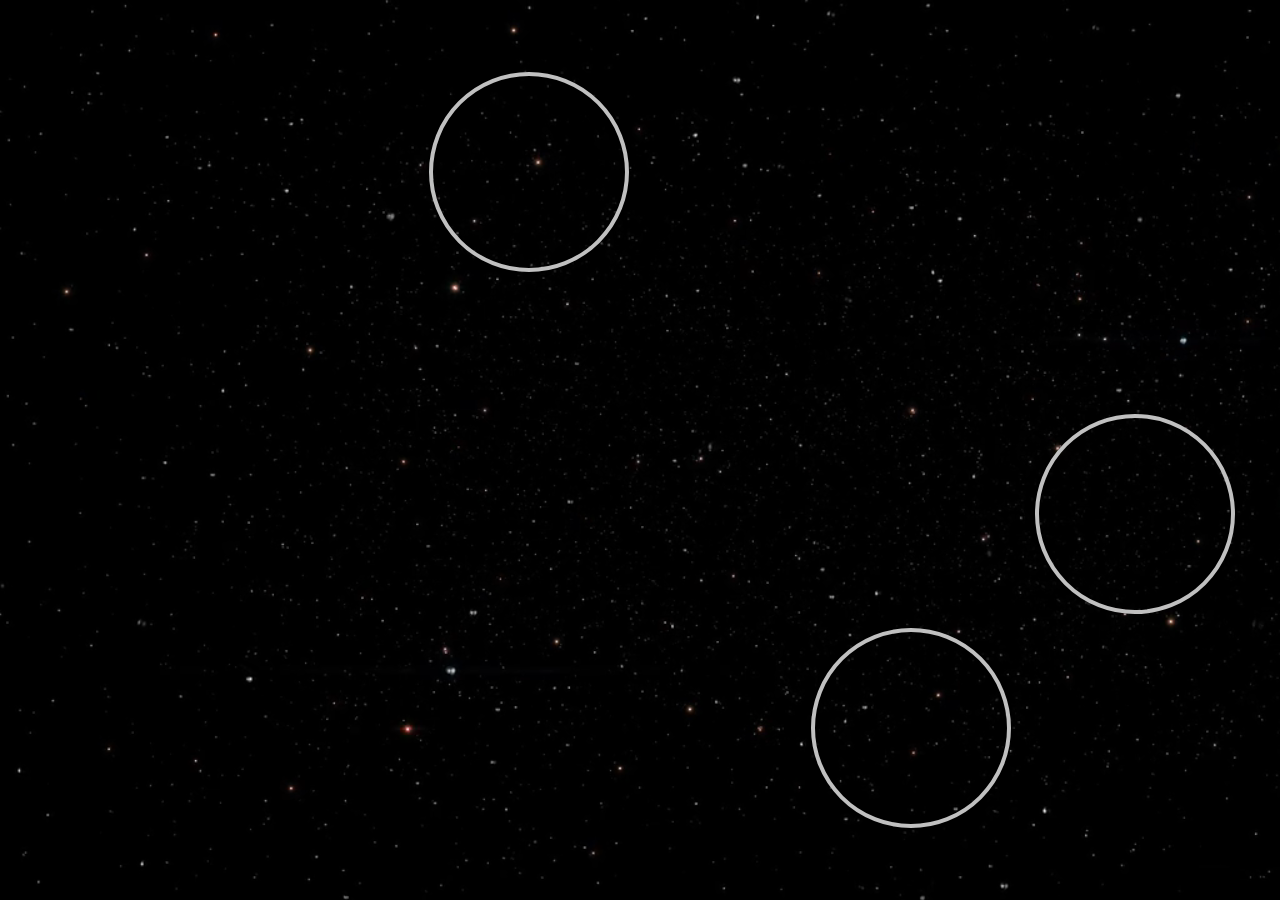
<file: ch1/index.html>
<!DOCTYPE html>
<html>
<head>
    <meta charset="UTF-8">
    <meta name="viewport" content="width=device-width, initial-scale=1.0">
    <meta http-equiv="X-UA-Compatible" content="ie=edge">
    <title>hyojin's Portpolio</title>
    <link rel="stylesheet" href="css/reset.css">
    <link rel="stylesheet" href="css/common.css">
    <script src="js/index.js"></script>
</head>
<body>
<div class="wrap">
    <!-- muted로 음소거를 해주지 않으면 재생이 안됨. -->
    <video autoplay muted loop height="100%">
        <source src="images/bgVideo.mp4">
    </video>
    <!-- header start -->
    <!-- header end -->
    <!-- intro start -->
    <section class="intro"></section>
    <!-- intro end -->
    <!-- protPolio start -->
    <section class="portPolio">
        <a href="#"><div class="p-p-link first-link"></div></a>
        <a href="#"><div class="p-p-link second-link"></div></a>
        <a href="#"><div class="p-p-link third-link"></div></a>
    </section>
    <!-- portpolio end -->
</div>
</body>
</html>
</file>
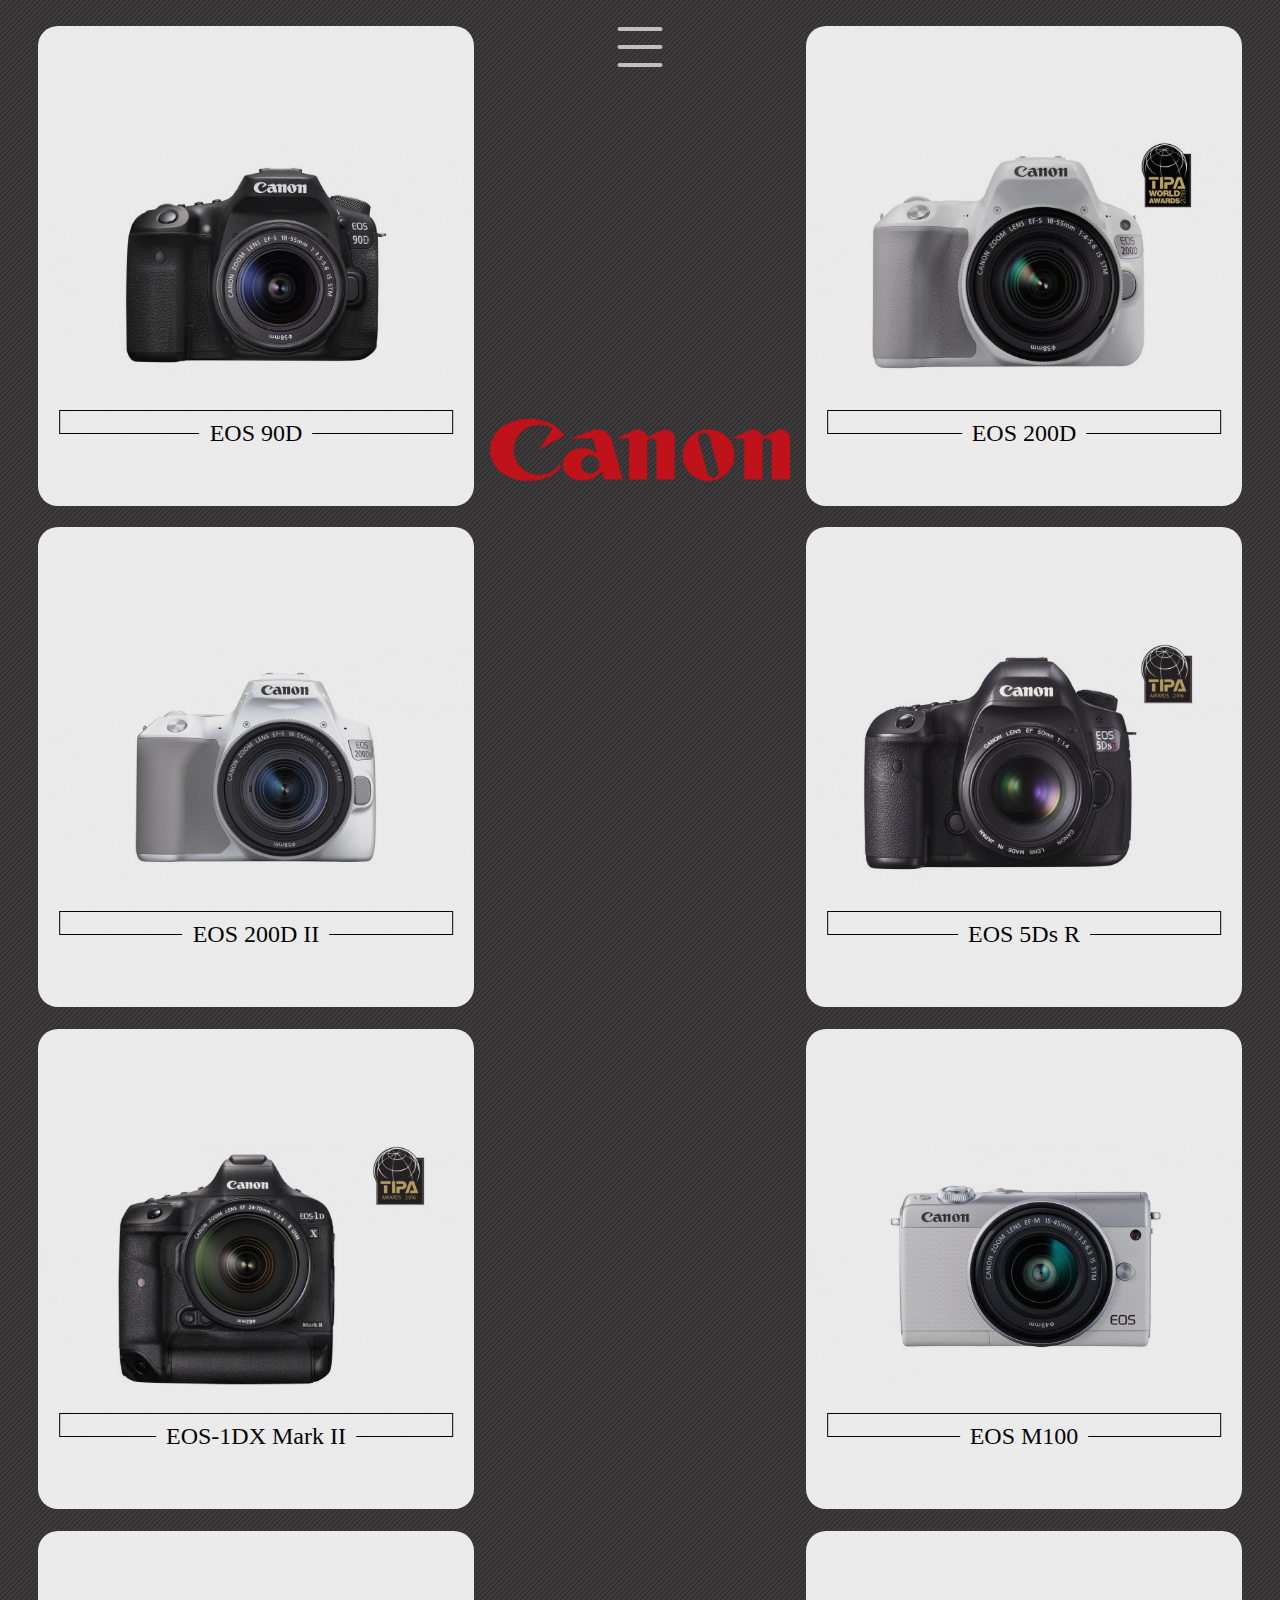
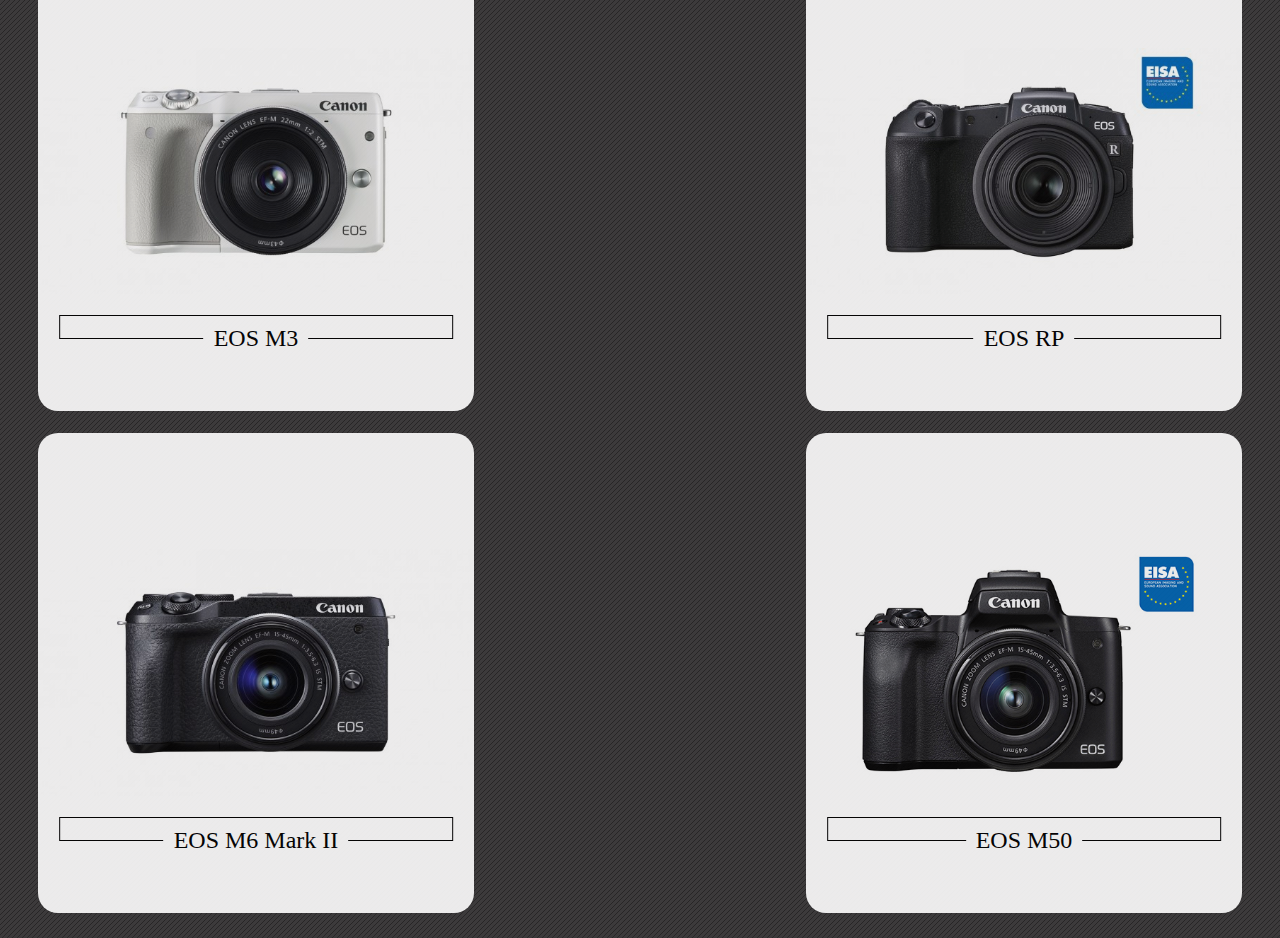
<file: grid-portpolio/index.html>
<!DOCTYPE html>
<html>
<head>
    <meta charset="UTF-8">
    <meta name="viewport" content="width=device-width, initial-scale=1.0">
    <meta http-equiv="X-UA-Compatible" content="ie=edge">
    <title>gridWeb</title>
    <link rel="stylesheet" href="css/common.css">
    <link rel="stylesheet" href="css/reset.css">
</head>
<body>
<div class="wrap">
    <a href="" class="menuBtn">
        <span><i></i></span>
        <span><i></i></span>
        <span><i></i></span>
    </a>
    <div class="centerNavi">
        <div class="logo">
            <img src="images/logo.png" alt="cannon" />
        </div>
    </div>
    <nav class="openMenu">
        <ul class="menuList">
            <li><a href="">HOME</a></li>
            <li><a href="">ABOUT</a></li>
            <li><a href="">NEWS</a></li>
            <li><a href="">PROJECT</a></li>
            <li><a href="">REQUEST</a></li>
        </ul>
        <ul class="snsList">
            <li><a href="https://www.facebook.com/" title="페이스북 바로가기" target="_blank"></a></li>
            <li><a href="https://www.instagram.com" title="인스타그램 바로가기" target="_blank"></a></li>
            <li><a href="https://www.twitter.com" title="트위터 바로가기" target="_blank"></a></li>
        </ul>
    </nav>
    
    <div class="main">
        <div class="left-part">
            <div class="outBox left-box">
                <img src="images/EOS90D.jpg" />
                <div class="contentsBox">
                    <p>출시일 : 2019-09</p>
                    <a href="">제품 보러가기</a>
                    <div class="product">
                        <h2>EOS 90D</h2>
                    </div>
                </div>
            </div>
            <div class="outBox left-box">
                <img src="images/EOS200D2.jpg" />
                <div class="contentsBox">
                    <p>출시일 : 2019-05</p>
                    <a href="">제품 보러가기</a>
                    <div class="product">
                        <h2>EOS 200D II</h2>
                    </div>
                </div>
            </div>
            <div class="outBox left-box">
                <img src="images/EOS1DXMARK2.jpg" />
                <div class="contentsBox">
                    <p>출시일 : 2016-04</p>
                    <a href="">제품 보러가기</a>
                    <div class="product">
                        <h2>EOS-1DX Mark II</h2>
                    </div>
                </div>
            </div>
            <div class="outBox left-box">
                <img src="images/EOSM3.jpg" />
                <div class="contentsBox">
                    <p>출시일 : 2015-04-08</p>
                    <a href="">제품 보러가기</a>
                    <div class="product">
                        <h2>EOS M3</h2>
                    </div>
                </div>
            </div>
            <div class="outBox left-box">
                <img src="images/EOSM6MARK2.jpg" />
                <div class="contentsBox">
                    <p>출시일 : 2019-09</p>
                    <a href="">제품 보러가기</a>
                    <div class="product">
                        <h2>EOS M6 Mark II</h2>
                    </div>
                </div>          
            </div>
        </div>
        <div class="right-part">
            <div class="outBox right-box">
                <img src="images/EOS200D.jpg" />
                <div class="contentsBox">
                    <p>출시일 : 2017-07</p>
                    <a href="">제품 보러가기</a>
                    <div class="product">
                        <h2>EOS 200D</h2>
                    </div>
                </div>
            </div>
            <div class="outBox right-box">
                <img src="images/EOS5DSR.jpg" />
                <div class="contentsBox">
                    <p>출시일 : 2015-06</p>
                    <a href="">제품 보러가기</a>
                    <div class="product">
                        <h2>EOS 5Ds R</h2>
                    </div>
                </div>
            </div>
            <div class="outBox right-box">
                <img src="images/EOSM100.jpg" />
                <div class="contentsBox">
                    <p>출시일 : 2017-10</p>
                    <a href="">제품 보러가기</a>
                    <div class="product">
                        <h2>EOS M100</h2>
                    </div>
                </div>
            </div>
            <div class="outBox right-box">
                <img src="images/EOSRP.jpg" />
                <div class="contentsBox">
                    <p>출시일 : 2019-03</p>
                    <a href="">제품 보러가기</a>
                    <div class="product">
                        <h2>EOS RP</h2>
                    </div>
                </div>
            </div>
            <div class="outBox right-box">
                <img src="images/EOSM50.jpg" />
                <div class="contentsBox">
                    <p>출시일 : 2018-03</p>
                    <a href="">제품 보러가기</a>
                    <div class="product">
                        <h2>EOS M50</h2>
                    </div>
                </div>
            </div>
        </div>  
    </div>
    
</div>
</body>
<script src="js/ui.js"></script>
</html>
</file>
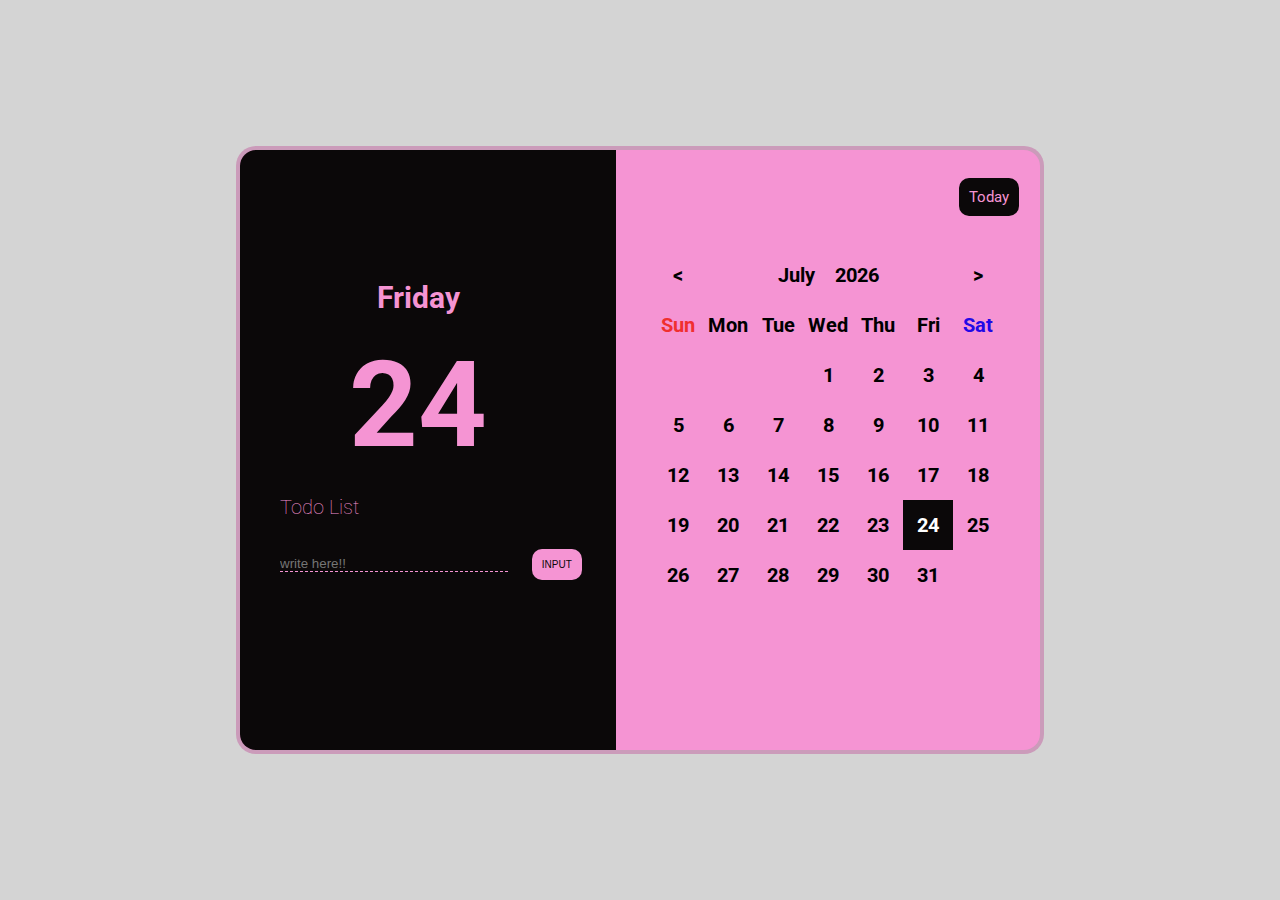
<file: 캘린더/index.html>
<!DOCTYPE html>
<html>
<head>
  <meta charset="UTF-8">
  <meta name="viewport" content="width=device-width">
  <link rel="stylesheet" href="css/common.css">
  <link rel="stylesheet" href="css/reset.css">
  <link href="https://fonts.googleapis.com/css?family=Roboto&display=swap" rel="stylesheet">
  <script src="js/ui.js"></script>
  <title>Vanilla JS TodoList Calendar</title>
</head>
<body>
<div class="main">
    <div class="content-wrap">
        <div class="content-left">
            <div class="main-wrap">
                <div class="main-day"></div>
                <div class="main-date"></div>
            </div>
            <div class="todo-wrap">
                <div class="todo-title">Todo List</div>
                <form class="input-form">
                    <input type="text" placeholder="write here!!" class="input-box"/>
                    <button type="submit" class="input-data">INPUT</button>
                    <ul class="input-list"></ul>
                </form>
            </div>
        </div>
        <div class="content-right">
            <table class="calendar">
                <thead>
                    <tr class="calendar-title">
                        <td><label class="prev">&#60;</label></td>
                        <td align="center" class="current-year-month" colspan="5"></td>
                        <td><label class="next">&#62;</label></td>
                    </tr>
                    <tr>
                        <td align="center" class="sun">Sun</td>
                        <td align="center">Mon</td>
                        <td align="center">Tue</td>
                        <td align="center">Wed</td>
                        <td align="center">Thu</td>
                        <td align="center">Fri</td>
                        <td align="center" class="sat">Sat</td>
                    </tr>
                </thead>
                <tbody class="calendar-body"></tbody>
            </table>
            <a href="" class="today">Today</a>
        </div>
    </div>
</div>
</body>
</html>
</file>
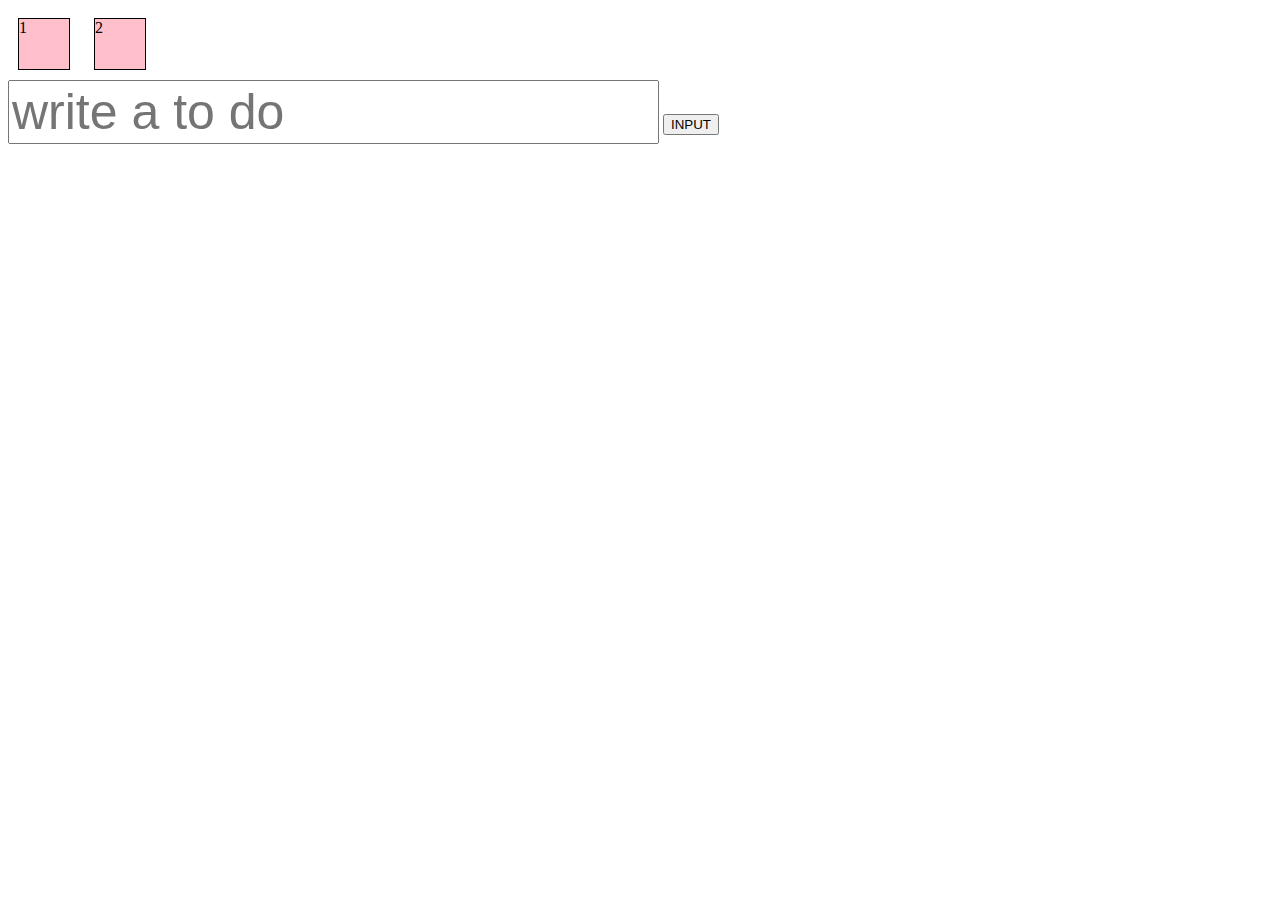
<file: text.html>
<!DOCTYPE html>
<html lang="en">
<head>
    <meta charset="UTF-8">
    <meta name="viewport" content="width=device-width, initial-scale=1.0">
    <meta http-equiv="X-UA-Compatible" content="ie=edge">
    <title>Document</title>
</head>
<style>
.wrap {width: 100%; height: 100%;}
.wrap > div {border:1px solid black; display: inline-block; width: 50px; height: 50px; background-color: pink; margin: 10px;}
.wrap > div > span {display: block; width: 100%; height: 100%;}
input {font-size: 50px;}
</style>
<body>
<section class="wrap">
    <div class="a1">1</div>
    <div class="a2">2</div>
</section>

<form class="toDoForm">
    <input type="text" placeholder="write a to do"/>
    <button type="submit" class="submitBtn">INPUT</button>
</form>
<ul class="toDoList"></ul>
</body>
<script>
    // 새로고침,껏다 켜면 다 지워지고 todolist가 다시 그려짐
const toDoForm = document.querySelector('.toDoForm');
const toDoInput = toDoForm.querySelector('input');
const toDoList = document.querySelector('.toDoList');
const submitBtn = document.querySelector('.submitBtn');
const wrap = document.querySelector('.wrap');
let currentDiv;
let todoList = {}

wrap.addEventListener('click', function(e){
    if(e.target.tagName !== 'DIV') return;
    currentDiv = e.target.className;
    console.log(currentDiv)
    if (todoList[currentDiv]) {
        return;
    } else {
        todoList[currentDiv] = [];
    }
});

submitBtn.addEventListener('click', function(e){
    e.preventDefault();
    todoList[currentDiv].push(toDoInput.value);
    localStorage.setItem(currentDiv, JSON.stringify(todoList[currentDiv]));
});










// let currentDiv;
// let inputValue;
// let aa;
// for(let i = 0; i < divEl.length; i++){
//     divEl[i].addEventListener('click', function(e){
//     console.log(e.target.class)
//     // if(e.target.tagName !== 'SPAN') return;
//     currentDiv = e.target.innerHTML;
//     console.log(currentDiv);
// });
// }
// function k(todoList){
//     return todoList;
// }

// submitBtn.addEventListener('click', submitWork);
// function submitWork(e){
//     e.preventDefault(); 
//     var todoList = []; 
//     inputValue = toDoInput.value;
//     console.log(localStorage.key(currentDiv))
//     if(currentDiv === localStorage.key(currentDiv)){
//         console.log('sss s')
//         todoList.push(inputValue);
//     }else {
//         todoList = [];
//         todoList.push(inputValue);
//     }
//     k(todoList);
    
//     toDoInput.value = '';
//     localStorage.setItem(currentDiv, JSON.stringify(todoList));
// }


</script>
</html>
</file>
<file: ch1/css/common.css>
.wrap {
	position: fixed;
	width: 100%;
	height: 100%;
}
video {
    position : absolute;
	top : 0; 
	left : 0;
	min-width : 100%;
	min-height : 100%;
	width : auto;
	height : auto;
    z-index : -1;
    background-size: cover;
}
.intro {
	float: left;
	width: 30%;
	height: 100%;
}
.portPolio {
	position: relative;
	float: right;
	width: 70%;
	height: 100%;
}
.portPolio > a {display: inline-block;}
.p-p-link {
	position: absolute;
	border: 4px solid silver;
	border-radius: 50%;
	width: 15vw;
	height: 15vw;
	transition: all ease-out 2s;
}
.first-link {top: 8%; left: 5%;}
.second-link {top: 46%; right: 5%;}
.third-link {bottom: 8%; right: 30%;}
.first-link.on {top: 5%;}
.second-link.on {top: 43%;}
.third-link.on {bottom: 5%;}
</file>
<file: grid-portpolio/css/common.css>
/* layout */
.wrap {
    position: relative;
    width: 100%;
    min-height: 800px;
    height: 100%;
}
/* centerNavi part start */
.centerNavi {position: fixed; left: 50%; top: 0; bottom: 0; transform: translateX(-50%); width: 25%;}
.menuBtn, .menuBtn > span {transition: all .4s; box-sizing: border-box;}
.menuBtn {position: fixed; top: 3%; left: 50%; transform: translateX(-50%); width: 45px; height: 40px; z-index: 999; }
.menuBtn span {position: absolute; left: 0; width: 100%; height: 4px; background-color: silver; border-radius: 4px;}
.menuBtn span:nth-child(1) {top:0;}
.menuBtn span:nth-child(2) {top:50%; transform: translateY(-50%)}
.menuBtn span:nth-child(3) {bottom:0;}
.menuBtn.active {transform: rotate(360deg); transform: translateX(-50%); }
.menuBtn.active span:nth-child(1) {transform: translateY(20px) rotate(-45deg);}
.menuBtn.active span:nth-child(2) {transform: translateY(0) rotate(45deg);}
.menuBtn.active span:nth-child(3) {opacity: 0;}
.menuBtn > span > i {
    transition: all ease .7s; 
    display: inline-block;
    overflow: hidden;
    position: absolute;
    top: 0;
    left: 0;
    width: 0; 
    height: 4px; 
    background-color: #ee6b23;
    border-radius: 4px;
}
.menuBtn:hover span > i {width: 100%;}
.logo {
    position: absolute; 
    top: 50%; 
    left: 50%; 
    transform: translate(-50%, -50%); 
    width: 100%; 
    padding: 10px; 
    box-sizing: border-box; 
}
.logo > img {display: block; width: 100%;}
/* centerNavi part end */

/* openNavi start */
.openMenu {display: none;}
.openMenu.active  {
    display: block;
    position: fixed;
    z-index: 100;
    top: 0;
    left: 0;
    width: 100%;
    height: 100%;
    background-color: #1b1a19;
    opacity: 0.8;
}
.openMenu.active .menuList {
    position: absolute;
    top: 50%; 
    left: 50%; 
    transform: translate(-50%,-50%); 
}
.menuList > li {margin-top: 20px;}
.menuList > li > a {display: block; text-align: center; color: #fff; font-size: 40px; font-weight: 600; letter-spacing: 4px;}
.menuList > li > a:hover {color: #ee6b23;}
.openMenu.active .snsList {
    position: absolute;
    bottom: 10%; 
    left: 50%; 
    transform: translateX(-50%); 
    display: flex;
}
.snsList > li {margin: 10px; width: 30px; height: 30px; background-color: #fff; border-radius: 50%}
.snsList > li:nth-child(1) > a {display: block; width: 100%; height: 100%; background: url('../images/facebook.png') no-repeat center center/ 30px 30px;}
.snsList > li:nth-child(2) > a {display: block; width: 100%; height: 100%; background: url('../images/instagram.png') no-repeat 3px 3px/ 25px 25px;}
.snsList > li:nth-child(3) > a {display: block; width: 100%; height: 100%; background: url('../images/twitter.png') no-repeat 3px 2px/ 27px 27px;}
.snsList > li:hover {opacity: 0.7;}
/* openNavi end */

/* contents Box setting */
.main {
    position: absolute;
    top: 0;
    left: 0;
    width: 100%;
    margin-top: 2%;
    display: flex;
    justify-content: space-between;
}
.left-part, .right-part {width: 34%; margin-bottom: 2%;}
.left-part {margin-left: 3%;}
.right-part {margin-right: 3%;}
.outBox {
    position: relative;
    display: flex;
    align-items: center;
    justify-content: center;
    width: 100%; 
    height: 480px;
    box-sizing: border-box;
    background-color: #fff;
    overflow: hidden;
    opacity: 0.9;
    border-radius: 20px;
}
.outBox+.outBox {margin-top: 5%;}
.outBox * {transition: all 0.45s ease-in-out;}
.outBox > img {display: block; width: 100%;}
.contentsBox {
    position: absolute; 
    top: 80%;
    left: 50%;
    bottom: 15%;
    width: 90%; 
    transform: translateX(-50%);
    text-align: center;
    border: 1px solid #000000;
}
.contentsBox > p {
    position: absolute; 
    top: 50%; 
    transform: translateY(-50%); 
    opacity: 0; 
    font-size: 15px; 
    line-height: 20px; 
    width: 100%;
}
.contentsBox > a {
    position: absolute;
    bottom: 15%;
    left: 50%;
    transform: translateX(-50%);
    border: 1px solid black;
    opacity: 0;
    color: black;
    padding: 5px 10px;
    transition: none;
}
.contentsBox > a:hover {color: black; border: 1px solid #7a7979; color: #7a7979;}
.product {position: absolute; bottom: 0; transform: translateY(50%); width: 100%;}
.product > h2 {padding: 0 10px; font-weight: 400; display: inline-block; background-color: #fff;}
.outBox:hover {opacity: 0.8;}
.outBox:hover img {transform: scale(1.1); opacity: 0.25;}
.outBox:hover .contentsBox {top: 7%; bottom: 7%;}
.outBox:hover p {opacity: 1; transition-delay: 0.35s;}
.outBox:hover a {opacity: 1; transition-delay: 0.35s;}

/* 620이하 */
@media screen and (max-width: 620px) {
.menuBtn {position: fixed; top: 2%; left: 3%; transform: translate(0,0); width: 35px; height: 30px; z-index: 999; }
.menuBtn.active {transform: rotate(360deg);top: 0; left: 0; transform: translate(50%,50%); }
.menuBtn.active span:nth-child(1) {transform: translateY(20px) rotate(-45deg);}
.menuBtn.active span:nth-child(2) {transform: translateY(5px) rotate(45deg);}
.menuBtn.active span:nth-child(3) {opacity: 0;}
.centerNavi {position: fixed; left: 50%; top: 0; width: 100px; height: 60px; z-index: 10;}
.main {
    display: flex;
    flex-direction: column;
    width: 100%;
    margin-top: 2%;
}
.left-part, .right-part {width: 100%; margin-bottom: 0; padding: 50px 10px 5%; box-sizing: border-box;}
.left-part {margin-left: 0;}
.right-part {margin-right: 0;}
.outBox {
    position: relative;
    display: flex;
    align-items: center;
    justify-content: center;
    width: 100%;
    height: 300px;
    box-sizing: border-box;
    background-color: #fff;
    overflow: hidden;
    opacity: 0.9;
    border-radius: 20px;
}
.outBox > img {display: block; width: 400px;}
.contentsBox {
    position: absolute; 
    top: 88%;
    left: 50%;
    bottom: 6%;
    width: 90%; 
    transform: translateX(-50%);
    text-align: center;
    border: 1px solid #000000;
}

}

/* 621이상 859이하 */
@media screen and (min-width:421px) and (max-width: 859px) {
.outBox {
    position: relative;
    display: flex;
    align-items: center;
    justify-content: center;
    width: 100%; 
    height: 300px;
    box-sizing: border-box;
    background-color: #fff;
    overflow: hidden;
    opacity: 0.9;
    border-radius: 20px;
}
.product > h2 {padding: 0 10px; font-weight: 400; font-size: 17px; display: inline-block; background-color: #fff;}
.contentsBox > a {
    position: absolute;
    bottom: 15%;
    left: 50%;
    transform: translateX(-50%);
    border: 1px solid black;
    opacity: 0;
    color: black;
    padding: 3px 7px;
    transition: none;
    font-size: 11px;
}
}

/* 860이상 1083이하 */
@media screen and (min-width:860px) and (max-width: 1083px) {
.outBox {
    position: relative;
    display: flex;
    align-items: center;
    justify-content: center;
    width: 100%; 
    height: 400px;
    box-sizing: border-box;
    background-color: #fff;
    overflow: hidden;
    opacity: 0.9;
    border-radius: 20px;
}
}

/* 1084이상 1400이하 */
@media screen and (min-width:1084px) and (max-width: 1400px) {


}
</file>
<file: 캘린더/css/common.css>
.main {width: 100%; display: block; background: #e4e4e4;}
.content-wrap {
    width: 100%;
    margin: 0 auto;
    border: 4px solid rgba(161, 161, 161, 0.5);
    border-radius: 20px;
    overflow: hidden;
    background: #F594D3;
}
.content-left {
    background: #0b0809;
    color: #F594D3;
    float: left;
    width: 100%;
    padding: 30px;
}
.main-wrap {text-align: center; padding: 20px 0 0 0;}
.main-date {font-size: 120px; font-weight: bold; margin: 20px 0;}
.todo-wrap {padding: 0 0 0 40px;}
.todo-title {font-size: 20px; font-weight: 100; margin: 0 0 10px 0;}
.input-box {
    width: 50%;
    height: auto;
    margin-right: 20px;
    background: #0b0809;
    color: #F594D3;
    padding: .8em .5em 0 0;
    border: 0;
    border-bottom: 1px solid #F594D3;
    border-radius: 0;
    outline-style: none;
    -webkit-appearance: none; 
    -moz-appearance: none; 
    appearance: none;
}
.input-data {
    cursor: pointer;
    font-size: 10px;
    padding: 10px;
    margin: 10px 0 10px 0;
    background: #F594D3;
    color: #0b0809;
    border: none;
    border-radius: 10px;
}
.input-data:hover {background: #ffffff; color: #0b0809;}
.input-list {overflow: hidden;}
.input-list > li > span {width: 80%; display: inline-block;}
.input-list > li+li {margin-top: 10px;}
.input-list > .checked {color: #ffffff; text-decoration: line-through;}
.del-data {
    cursor: pointer;
    font-size: 10px;
    background: #ffffff;
    border: none;
    color: red;
    border-radius: 10px;
}
.input-list > li{
    width: 100%;
    font-size: 10px;
    float: left;
    color: #F594D3;
}
.content-right {float: right; width: 90%; padding: 10px; position: relative;}
.sun {color: #f02f2f;}
.sat {color: #2208e7;}
.content-right table tr td {
    width: 40px; 
    height: 40px; 
    text-align: center;
    font-size: 20px;
    font-weight: bold;
    cursor: default;
}
.active {
    background: #0b0809;
    
    color: #ffffff;
}
.today {
    position: absolute;
    top: 3%;
    right: 5%;
    cursor: pointer;
    font-size: 15px;
    padding: 10px;
    margin: 10px 0 10px 0;
    background: #0b0809;
    color: #F594D3;
    border: none;
    border-radius: 10px;
}

@media(min-width: 850px){
.main {
    display: flex;
    align-items: center;
    justify-content: center;
    width: 100vw;
    height: 100vh;
    background: #d4d4d4;
}
.content-wrap {
    width: 800px;
    height: 600px;
    margin: 0 auto;
    border: 4px solid rgba(161, 161, 161, 0.5);
    border-radius: 20px;
    overflow: hidden;
    background: #F594D3;
}
.content-left {
    overflow: scroll;
    box-sizing: border-box;
    background: #0b0809;
    color: #F594D3;
    float: left;
    width: 47%;
    height: 100%;
    padding: 90px 20px 20px 0;
}
.main-wrap {text-align: center; margin: 20px 0 0 0;}
.main-day {font-size: 30px; font-weight: bold;}
.main-date {font-size: 120px; font-weight: bold; margin: 20px 0;}
.todo-wrap {padding: 0 0 0 40px;}
.todo-title {font-size: 20px; font-weight: 100; margin: 0 0 10px 0;}
.input-box {
    width: 70%;
    height: auto;
    background: #0b0809;
    color: #F594D3;
    padding: .8em .5em 0 0;
    border: 0;
    border-bottom: 1px dashed #F594D3;
    border-radius: 0;
    outline-style: none;
    -webkit-appearance: none; 
    -moz-appearance: none; 
    appearance: none;
}
.input-data {
    cursor: pointer;
    font-size: 10px;
    padding: 10px;
    margin: 20px 0 30px 0;
    background: #F594D3;
    border: none;
    color: #0b0809;
    border-radius: 10px;
}
.input-data:hover{
    background: #ffffff;
    color: #0b0809;
}
.input-list {overflow: hidden;}
.input-list > li{
    width: 100%;
    font-size: 10px;
    float: left;
    color: #F594D3;
}
.input-list > li > span {width: 80%; display: inline-block;}
.input-list > li+li {margin-top: 10px;}
.del-data {
    cursor: pointer;
    font-size: 10px;
    background: #ffffff;
    border: none;
    color: red;
    border-radius: 10px;
}
.content-right{
    box-sizing: border-box;
    float: right;
    width: 53%;
    height: 100%;
    padding: 100px 20px 20px 20px;
}
.calendar {margin: 0 auto;}
.sun {color: #f02f2f;}
.sat {color: #2208e7;}
.content-right table tr td {
    width: 50px;
    height: 50px;
    text-align: center;
    font-size: 20px;
    font-weight: bold;
    cursor: default;
}
.active {background: #0b0809;  color: #ffffff;}
}
@media screen and (min-width:421px) and (max-width: 859px) {
.main {
    display: flex;
    align-items: center;
    justify-content: center;
    width: 100vw;
    height: 100vh;
    background: #d4d4d4;
}
.content-wrap {
    position: relative;
    width: 100%;
    height:100%;
    margin: 0 auto;
    border: 4px solid rgba(161, 161, 161, 0.5);
    border-radius: 20px;
    overflow: hidden;
    background: #F594D3;
}
.content-left {
    overflow: scroll;
    box-sizing: border-box;
    background: #0b0809;
    color: #F594D3;
    float: none;
    width: 100%;
    height: 47%;
    padding: 90px 20px 20px 0;
}
.main-wrap {text-align: center; margin: 20px 0 0 0;}
.main-day {font-size: 30px; font-weight: bold;}
.main-date {font-size: 120px; font-weight: bold; margin: 20px 0;}
.todo-wrap {padding: 0 0 0 40px;}
.todo-title {font-size: 20px; font-weight: 100; margin: 0 0 10px 0;}
.input-box {
    width: 70%;
    height: auto;
    background: #0b0809;
    color: #F594D3;
    padding: .8em .5em 0 0;
    border: 0;
    border-bottom: 1px dashed #F594D3;
    border-radius: 0;
    outline-style: none;
    -webkit-appearance: none; 
    -moz-appearance: none; 
    appearance: none;
}
.input-data {
    cursor: pointer;
    font-size: 10px;
    padding: 10px;
    margin: 20px 0 30px 0;
    background: #F594D3;
    border: none;
    color: #0b0809;
    border-radius: 10px;
}
.input-data:hover{
    background: #ffffff;
    color: #0b0809;
}
.input-list {overflow: hidden;}
.input-list > li{
    width: 100%;
    font-size: 10px;
    float: left;
    color: #F594D3;
}
.input-list > li > span {width: 80%; display: inline-block;}
.input-list > li+li {margin-top: 10px;}
.del-data {
    cursor: pointer;
    font-size: 10px;
    background: #ffffff;
    border: none;
    color: red;
    border-radius: 10px;
}
.content-right{
    position: static;
    box-sizing: border-box;
    float: right;
    width: 100%;
    height: 53%;
    padding: 30px;
}
.calendar {margin: 0 auto; width: 100%; height: 100%;}
.sun {color: #f02f2f;}
.sat {color: #2208e7;}
.content-right table tr td {
    width: calc(100% / 7);
    height: calc(100% / 7);
    text-align: center;
    font-size: 30px;
    font-weight: bold;
    cursor: default;
}
.active {background: #0b0809; color: #ffffff;}
.today {
    position: absolute;
    top: 3%;
    right: 5%;
    cursor: pointer;
    font-size: 15px;
    padding: 10px;
    margin: 10px 0 10px 0;
    background: #F594D3;
    color: #0b0809;
    border: none;
    border-radius: 10px;
}
}

@media screen and (max-width: 420px){
.main {
    display: flex;
    align-items: center;
    justify-content: center;
    width: 100vw;
    height: 100vh;
    background: #d4d4d4;
}
.content-wrap {
    position: relative;
    width: 100%;
    height:100%;
    margin: 0 auto;
    border: 4px solid rgba(161, 161, 161, 0.5);
    border-radius: 20px;
    overflow: hidden;
    background: #F594D3;
}
.content-left {
    overflow: scroll;
    box-sizing: border-box;
    background: #0b0809;
    color: #F594D3;
    float: none;
    width: 100%;
    height: 45%;
    padding: 0;
}
.main-wrap {text-align: center; margin: 20px 0 0 0;}
.main-day {font-size: 30px; font-weight: bold;}
.main-date {font-size: 60px; font-weight: bold; margin: 10px 0;}
.todo-wrap {padding: 0 0 0 40px;}
.todo-title {font-size: 15px; font-weight: 100; margin: 0 0 0 0;}
.input-box {
    width: 70%;
    height: auto;
    background: #0b0809;
    color: #F594D3;
    padding: 0 0 0 0;
    border: 0;
    border-bottom: 1px dashed #F594D3;
    border-radius: 0;
    outline-style: none;
    -webkit-appearance: none; 
    -moz-appearance: none; 
    appearance: none;
}
.input-data {
    cursor: pointer;
    font-size: 10px;
    padding: 6px;
    margin: 0 0 15px 0;
    background: #F594D3;
    border: none;
    color: #0b0809;
    border-radius: 10px;
}
.input-data:hover{
    background: #ffffff;
    color: #0b0809;
}
.input-list {overflow: hidden;}
.input-list > li{
    width: 100%;
    font-size: 10px;
    float: left;
    color: #F594D3;
}
.input-list > li > span {width: 80%; display: inline-block;}
.input-list > li+li {margin-top: 10px;}
.del-data {
    cursor: pointer;
    font-size: 10px;
    background: #ffffff;
    border: none;
    color: red;
    border-radius: 10px;
}
.content-right{
    position: static;
    box-sizing: border-box;
    float: right;
    width: 100%;
    height: 55%;
    padding: 20px 10px;
}
.calendar {margin: 0 auto; width: 100%; height: 100%;}
.sun {color: #f02f2f;}
.sat {color: #2208e7;}
.content-right table tr td {
    width: calc(100% / 7);
    height: calc(100% / 7);
    text-align: center;
    font-size: 20px;
    font-weight: normal;
    cursor: default;
}
.active {background: #0b0809; color: #ffffff;}
.today {
    position: absolute;
    top: 3%;
    right: 5%;
    cursor: pointer;
    font-size: 10px;
    padding: 8px;
    margin: 10px 0 10px 0;
    background: #F594D3;
    color: #0b0809;
    border: none;
    border-radius: 10px;
}

}
</file>
